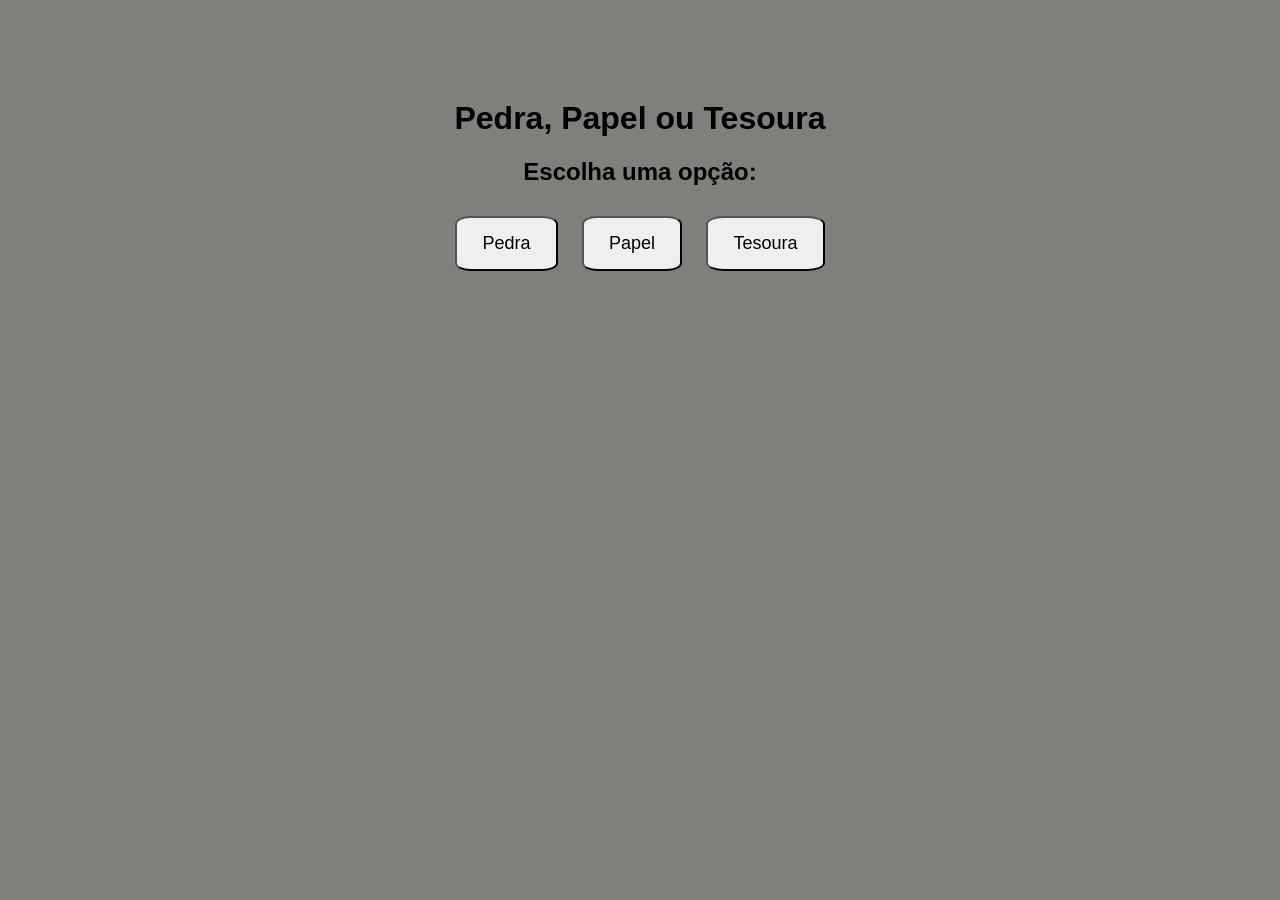
<file: Atividade7/index.html>
<!DOCTYPE html>
<html lang="pt-br">
<head>
    <meta charset="UTF-8">
    <meta name="viewport" content="width=device-width, initial-scale=1.0">
    <title>Pedra, Papel ou Tesoura</title>
    <link rel="stylesheet" href="style.css">
    <script src="script.js" defer></script>
</head>
<body>
    <h1>Pedra, Papel ou Tesoura</h1>

    <h2>Escolha uma opção:</h2>

    <button onclick="jogar('pedra')">Pedra</button>
    <button onclick="jogar('papel')">Papel</button>
    <button onclick="jogar('tesoura')">Tesoura</button>

    <p id="jogador"></p>
    <p id="computador"></p>
    <h2 id="resultado"></h2>
</body>
</html>
</file>
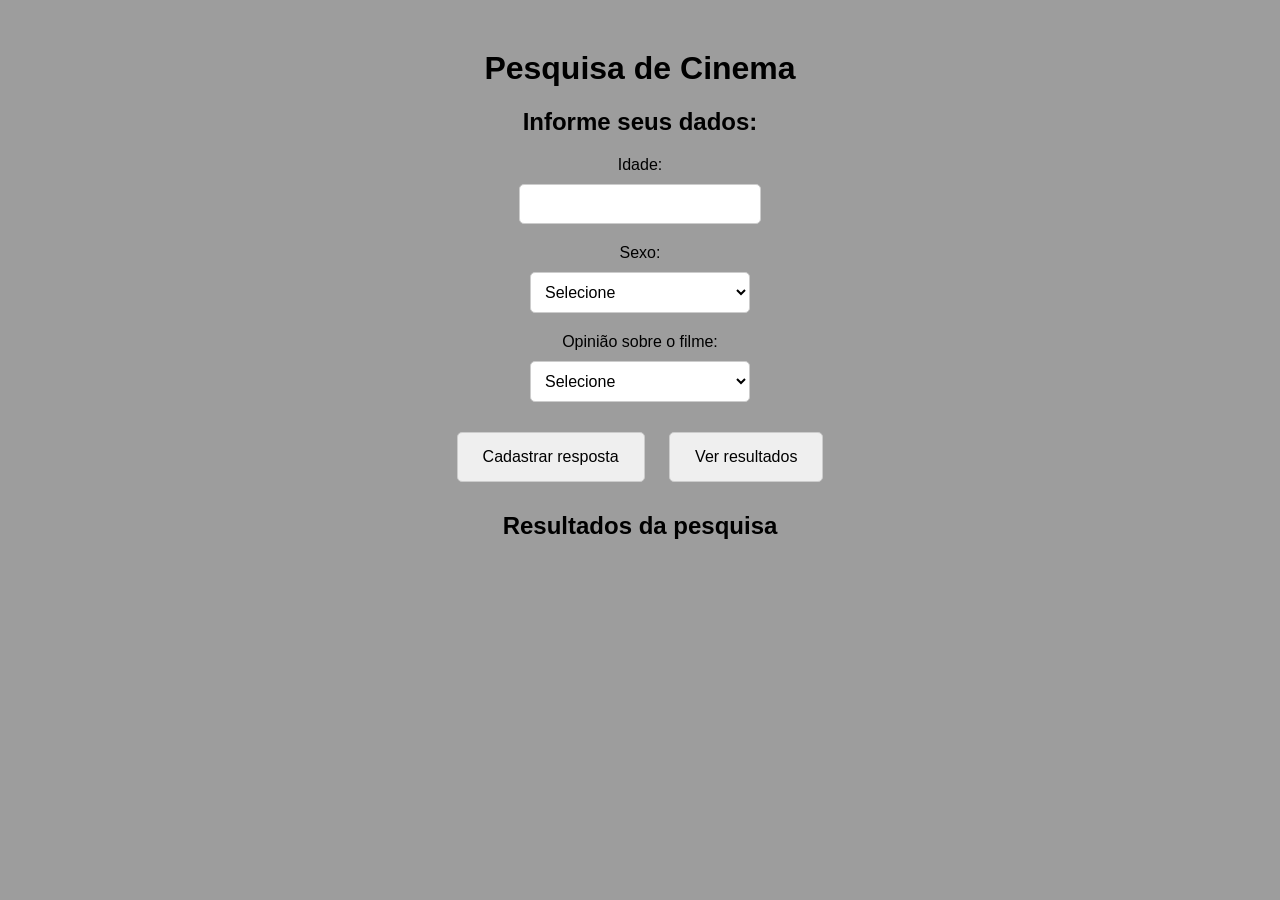
<file: Atividade8/index.html>
<!DOCTYPE html>
<html lang="pt-br">
<head>
    <meta charset="UTF-8">
    <meta name="viewport" content="width=device-width, initial-scale=1.0">
    <title>Pesquisa de Cinema</title>
    <link rel="stylesheet" href="style.css">
    <script src="script.js" defer></script>
</head>
<body>
    <h1>Pesquisa de Cinema</h1>

    <h2>Informe seus dados:</h2>

    <label for="idade">Idade:</label>
    <input type="text" id="idade">

    <label for="sexo">Sexo:</label>
    <select id="sexo">
        <option value="">Selecione</option>
        <option value="feminino">Feminino</option>
        <option value="masculino">Masculino</option>
        <option value="outros">Outros</option>
    </select>

    <label for="opiniao">Opinião sobre o filme:</label>
    <select id="opiniao">
        <option value="">Selecione</option>
        <option value="4">Ótimo</option>
        <option value="3">Bom</option>
        <option value="2">Regular</option>
        <option value="1">Péssimo</option>
    </select>

    <button id="cadastrar">Cadastrar resposta</button>
    <button id="resultados">Ver resultados</button>

    <p id="mensagem"></p>

    <h2>Resultados da pesquisa</h2>
    <div id="resultado"></div>
</body>
</html>
</file>
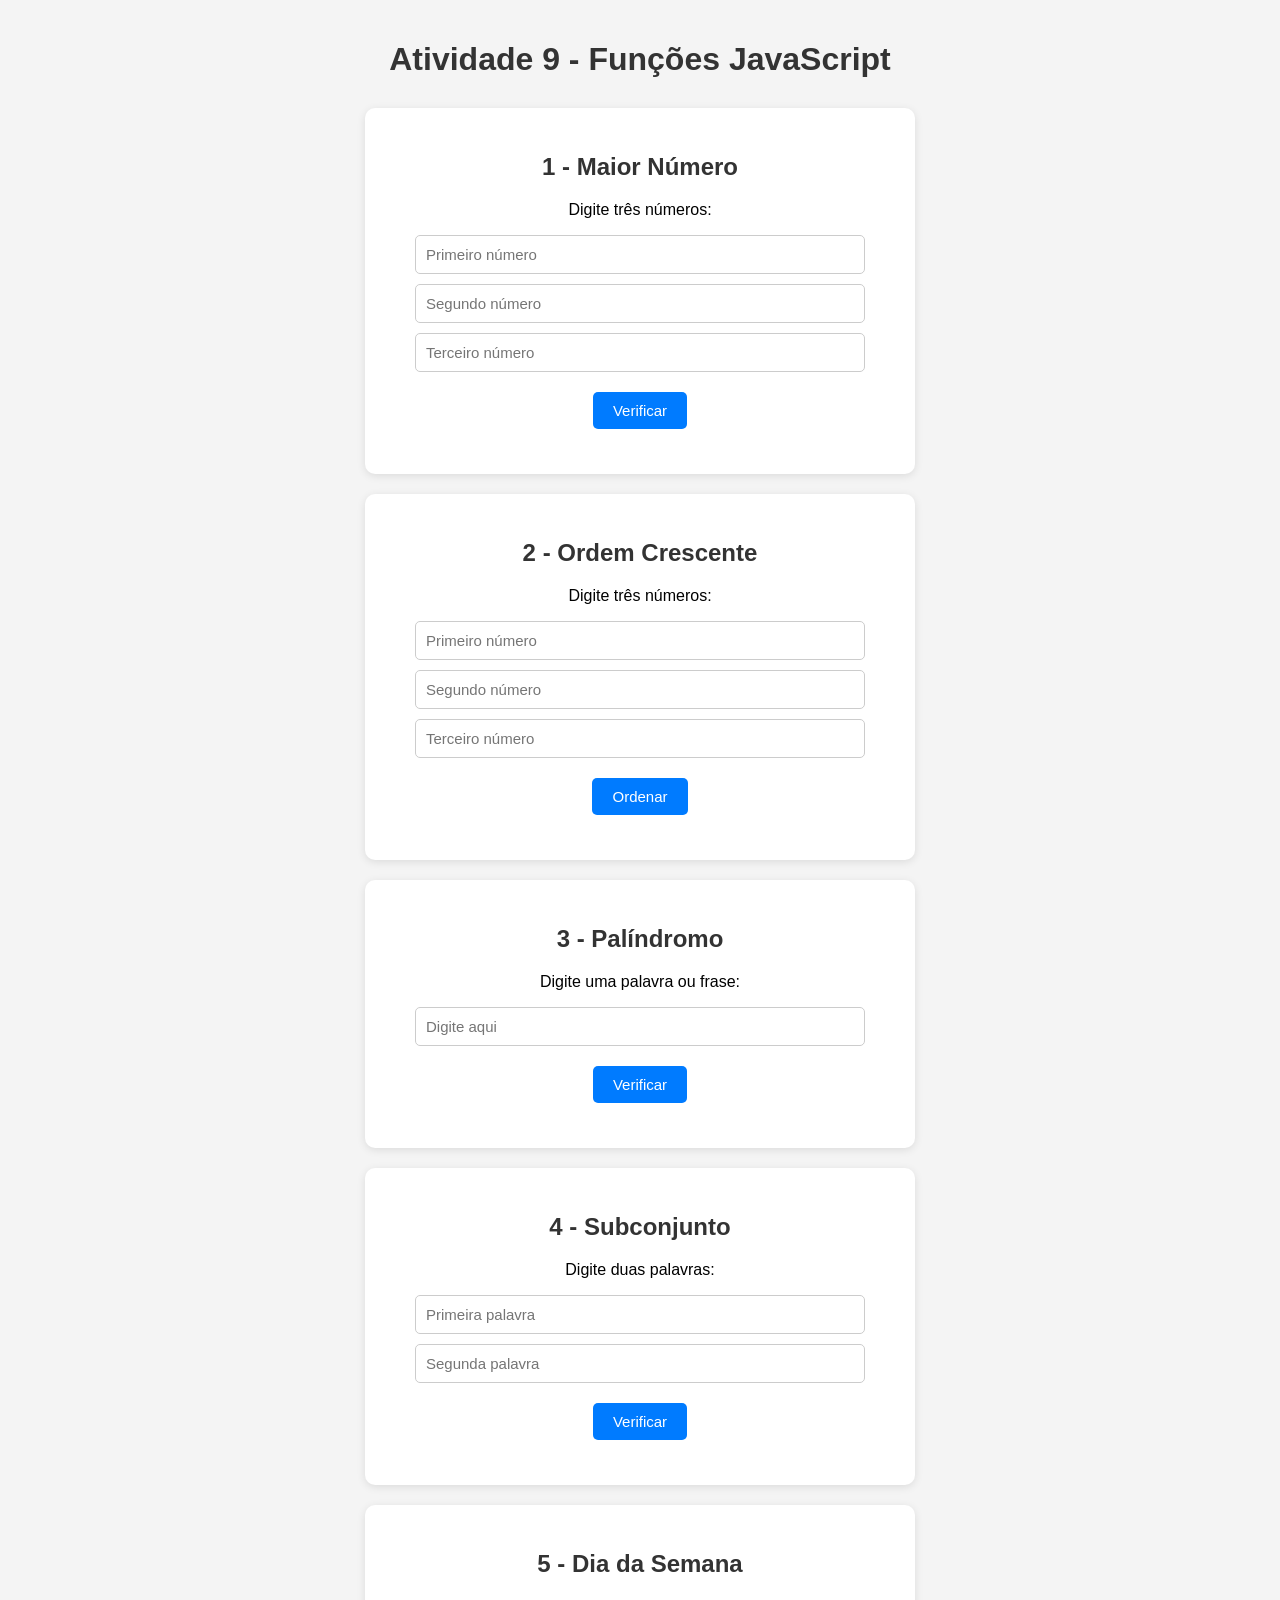
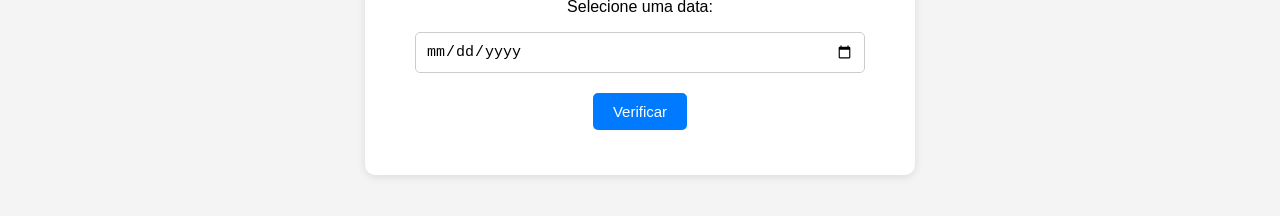
<file: Atividade9/index.html>
<!DOCTYPE html>
<html lang="pt-br">
<head>
    <meta charset="UTF-8">
    <meta name="viewport" content="width=device-width, initial-scale=1.0">
    <title>Atividade 9 - Funções JavaScript</title>
    <link rel="stylesheet" href="style.css">
    <script src="script.js" defer></script>
</head>
<body>
    <h1>Atividade 9 - Funções JavaScript</h1>

    <div class="container">
        <h2>1 - Maior Número</h2>
        <p>Digite três números:</p>

        <input type="number" id="numero1" placeholder="Primeiro número">
        <input type="number" id="numero2" placeholder="Segundo número">
        <input type="number" id="numero3" placeholder="Terceiro número">

        <button onclick="exercicio1()">Verificar</button>
        <p id="resultado1"></p>
    </div>

    <div class="container">
        <h2>2 - Ordem Crescente</h2>
        <p>Digite três números:</p>

        <input type="number" id="num1" placeholder="Primeiro número">
        <input type="number" id="num2" placeholder="Segundo número">
        <input type="number" id="num3" placeholder="Terceiro número">

        <button onclick="exercicio2()">Ordenar</button>
        <p id="resultado2"></p>
    </div>

    <div class="container">
        <h2>3 - Palíndromo</h2>
        <p>Digite uma palavra ou frase:</p>

        <input type="text" id="palavra" placeholder="Digite aqui">

        <button onclick="exercicio3()">Verificar</button>
        <p id="resultado3"></p>
    </div>

    <div class="container">
        <h2>4 - Subconjunto</h2>
        <p>Digite duas palavras:</p>

        <input type="text" id="palavra1" placeholder="Primeira palavra">
        <input type="text" id="palavra2" placeholder="Segunda palavra">

        <button onclick="exercicio4()">Verificar</button>
        <p id="resultado4"></p>
    </div>

    <div class="container">
        <h2>5 - Dia da Semana</h2>
        <p>Selecione uma data:</p>

        <input type="date" id="data">

        <button onclick="exercicio5()">Verificar</button>
        <p id="resultado5"></p>
    </div>
</body>
</html>
</file>
<file: Atividade7/style.css>
body {
    font-family: Arial, sans-serif;
    text-align: center;
    margin-top: 100px;
    background-color: rgba(33, 36, 29, 0.575);
}

button {
    padding: 15px 25px;
    margin: 10px;
    font-size: 18px;
    border-radius: 15%;
}

button:hover {
    background-color: rgba(0, 0, 0, 0.244);
}

p {
    font-size: 30px;
}

#resultado {
    margin-top: 30px;
}
</file>
<file: Atividade8/style.css>
body {
    font-family: Arial, sans-serif;
    text-align: center;
    background-color: #08080865;
    margin-top: 50px;
}

input, select {
    display: block;
    margin: 10px auto 20px;
    padding: 10px;
    width: 220px;
    font-size: 16px;
    border: 1px solid #ccc;
    border-radius: 5px;
    background-color: white;
}

input:focus, select:focus {
    border-color: rgb(0, 0, 0);
    outline: none;
}

button {
    padding: 15px 25px;
    margin: 10px;
    font-size: 16px;
    cursor: pointer;
    border: 1px solid #ccc;
    border-radius: 5px;
}

button:hover {
    background-color: rgba(23, 24, 24, 0.733);
}

#mensagem {
    font-size: 18px;
    font-weight: bold;
}

#resultado {
    font-size: 18px;
    line-height: 1.8;
    margin: 20px auto;
}
</file>
<file: Atividade9/style.css>
body {
    font-family: Arial, sans-serif;
    background-color: #f4f4f4;
    margin: 0;
    padding: 20px;
    text-align: center;
}

h1 {
    color: #333;
    margin-bottom: 30px;
}

.container {
    background-color: white;
    max-width: 500px;
    margin: 20px auto;
    padding: 25px;
    border-radius: 10px;
    box-shadow: 0 2px 8px rgba(0, 0, 0, 0.1);
}

h2 {
    color: #333;
}

input {
    display: block;
    width: 90%;
    padding: 10px;
    margin: 10px auto;
    border: 1px solid #ccc;
    border-radius: 5px;
    font-size: 15px;
    box-sizing: border-box;
}

button {
    background-color: #007bff;
    color: white;
    padding: 10px 20px;
    border: none;
    border-radius: 5px;
    cursor: pointer;
    font-size: 15px;
    margin-top: 10px;
}

button:hover {
    background-color: #0056b3;
}

#resultado1,
#resultado2,
#resultado3,
#resultado4,
#resultado5 {
    font-weight: bold;
    color: #333;
    margin-top: 20px;
}
</file>
